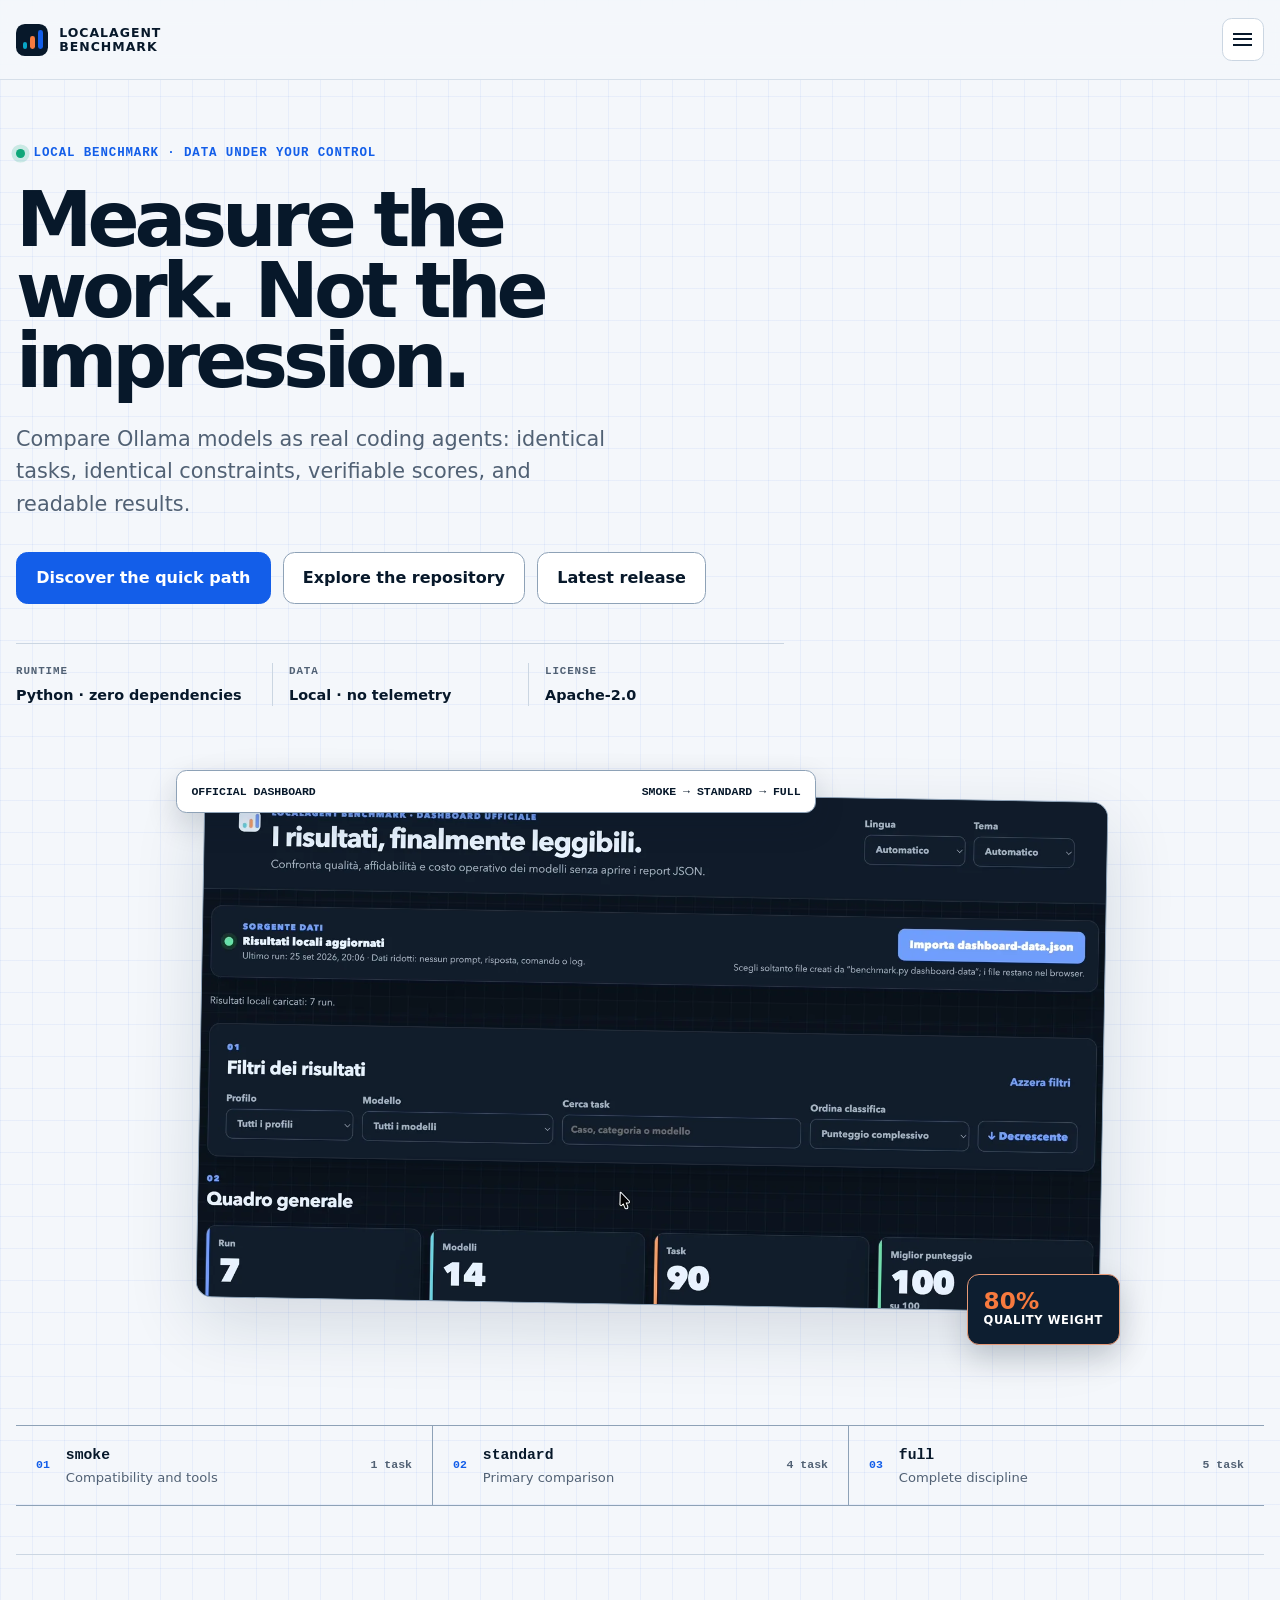
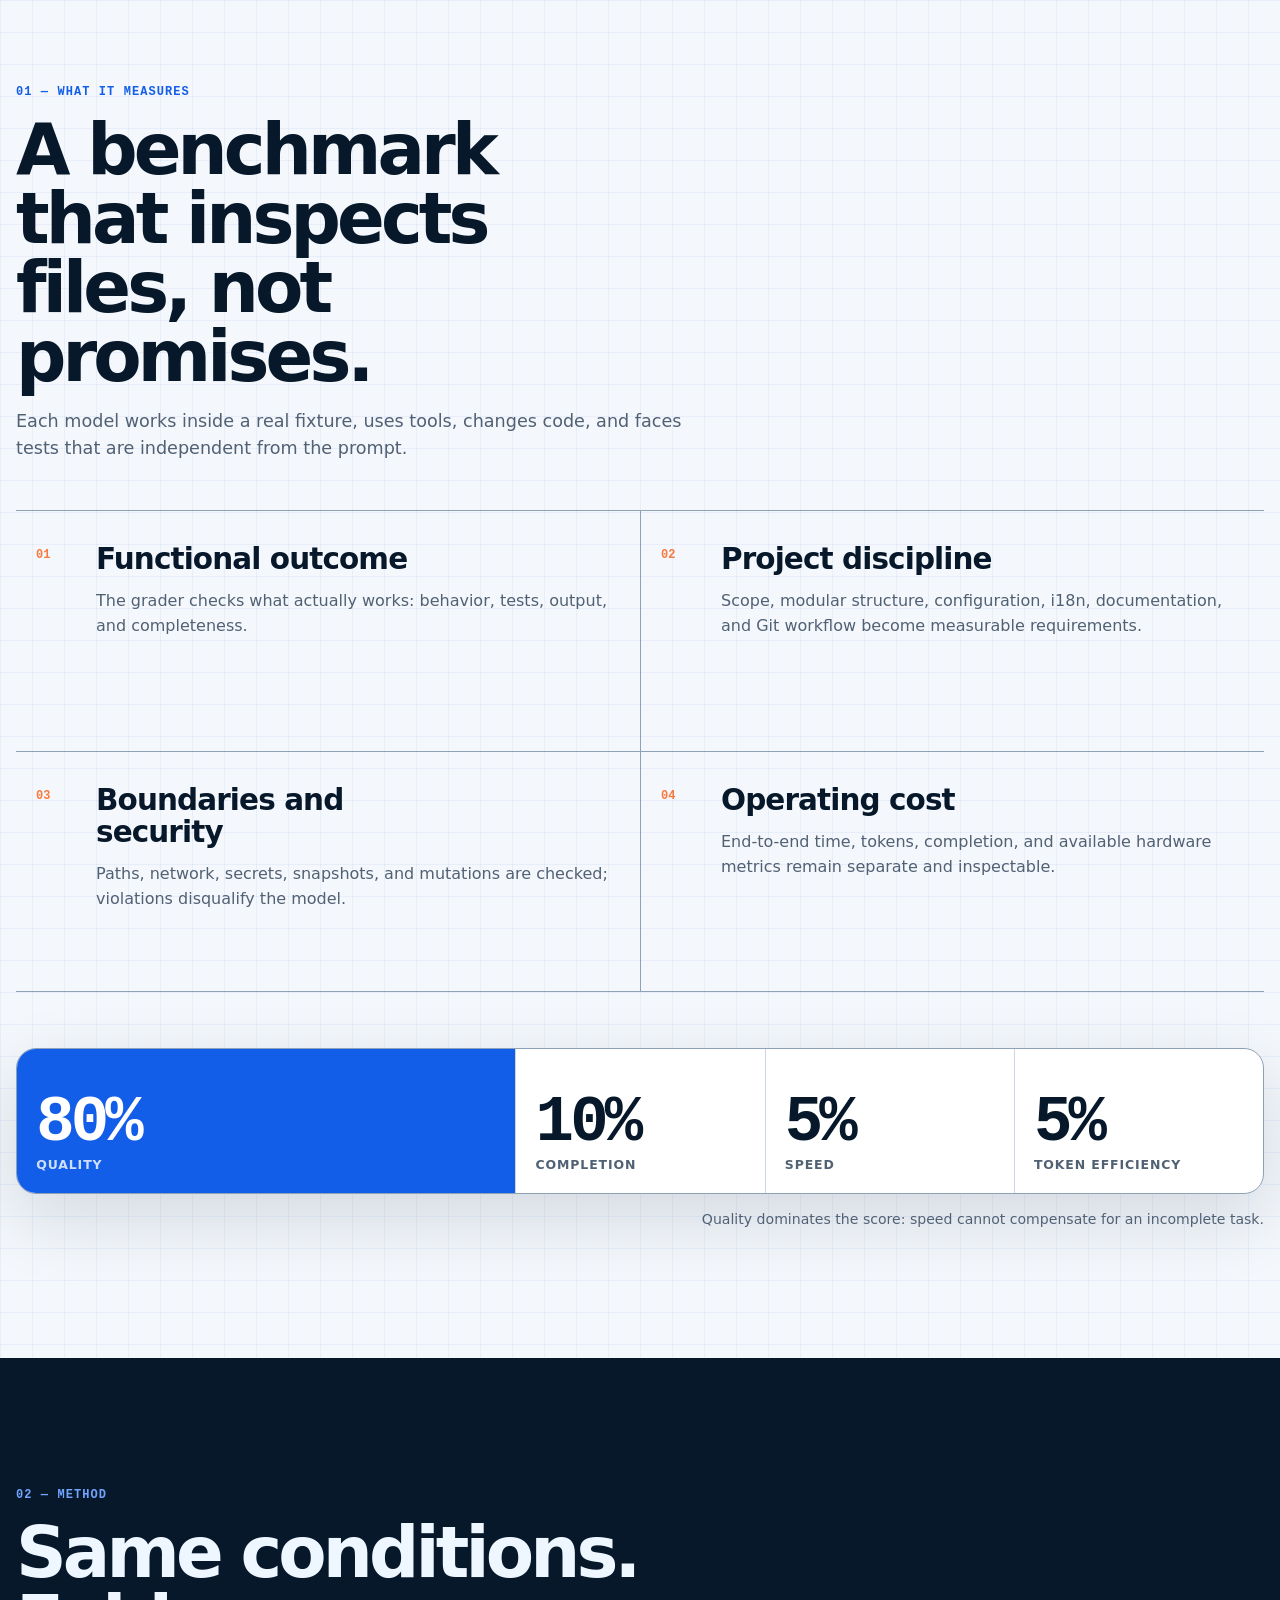
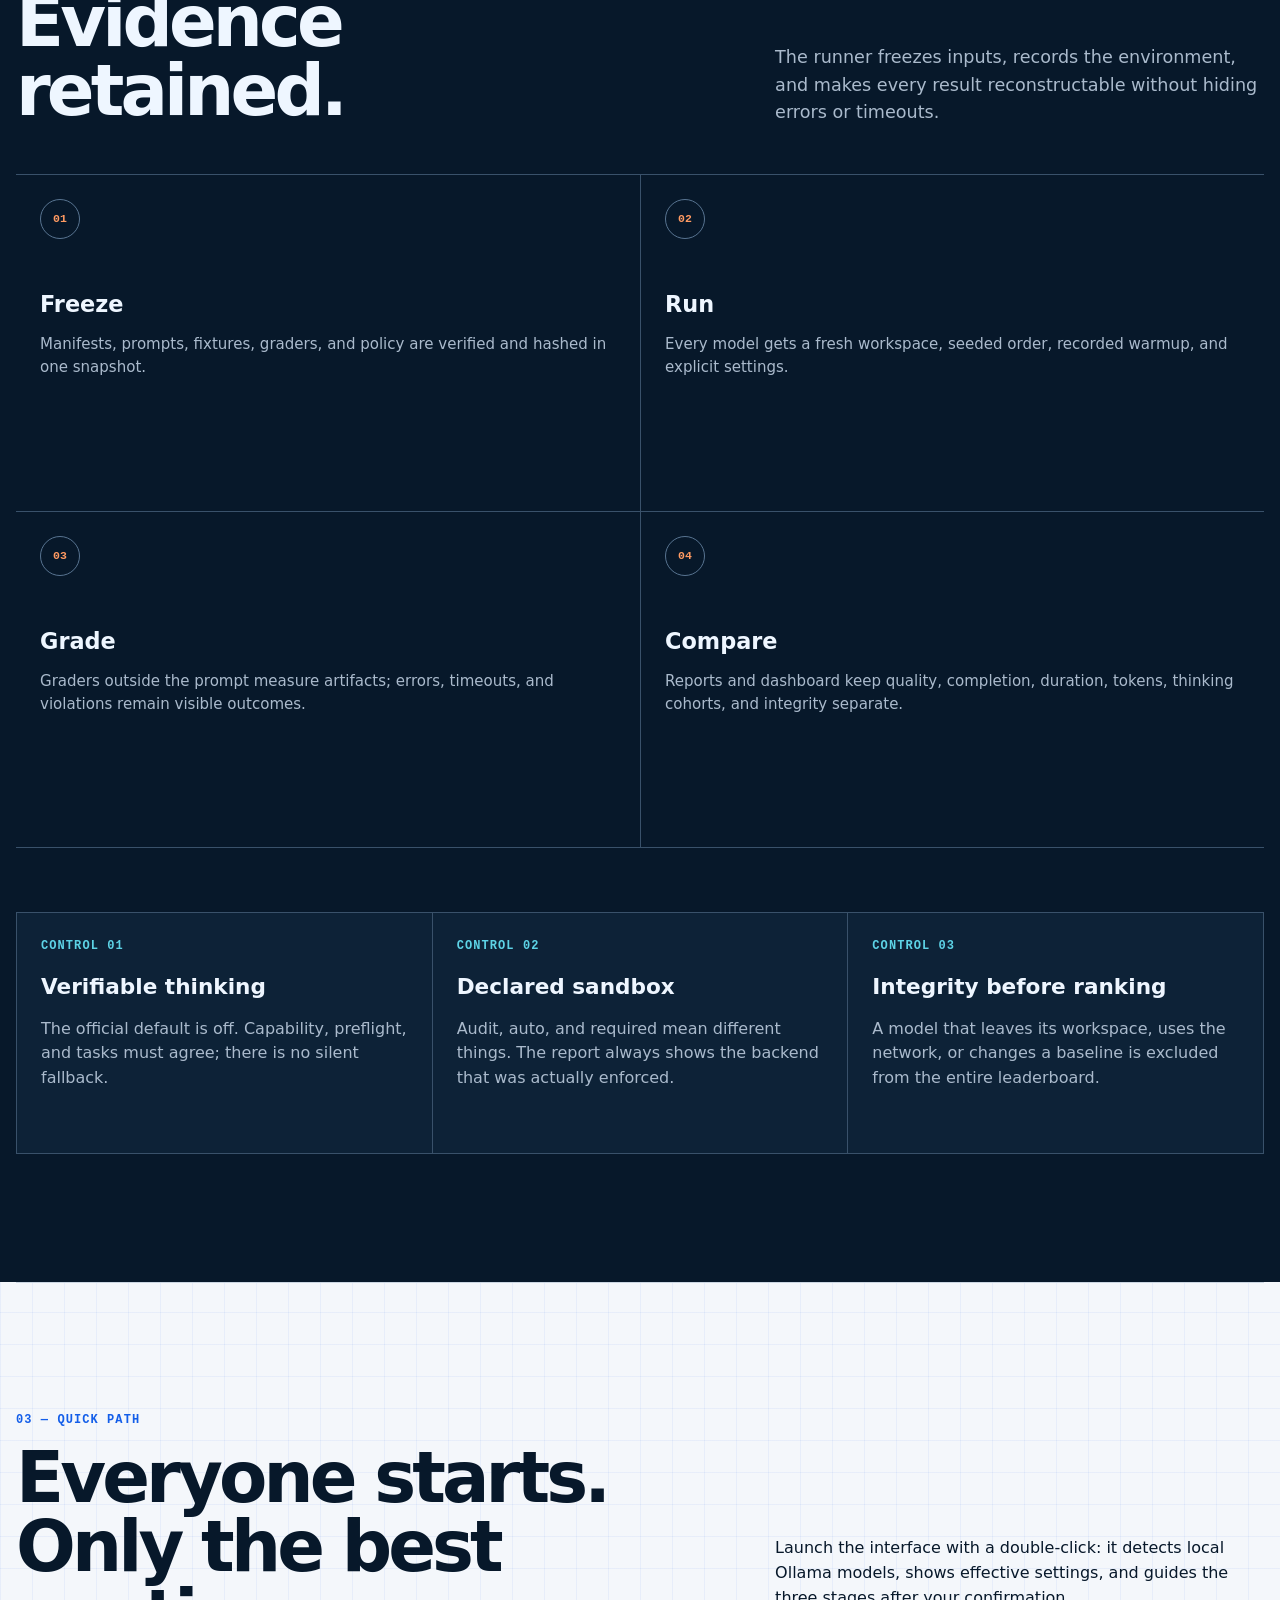
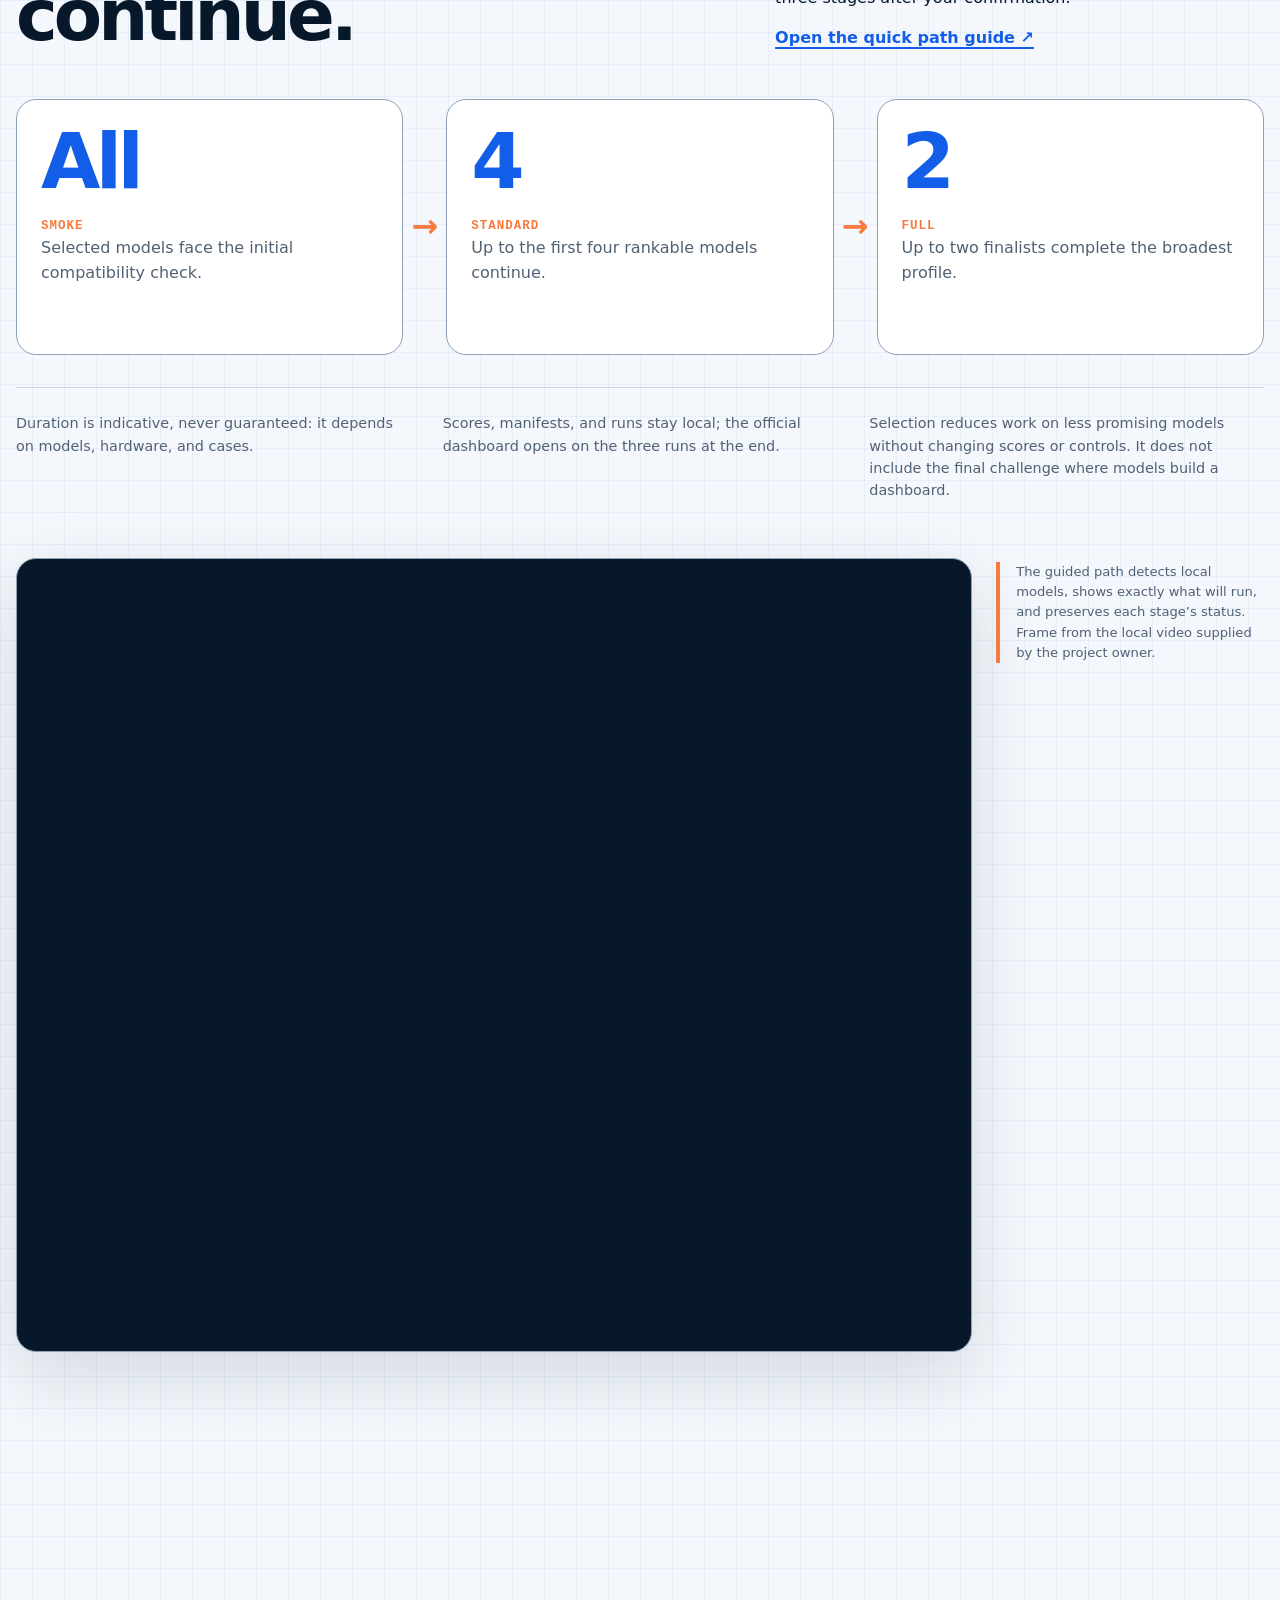
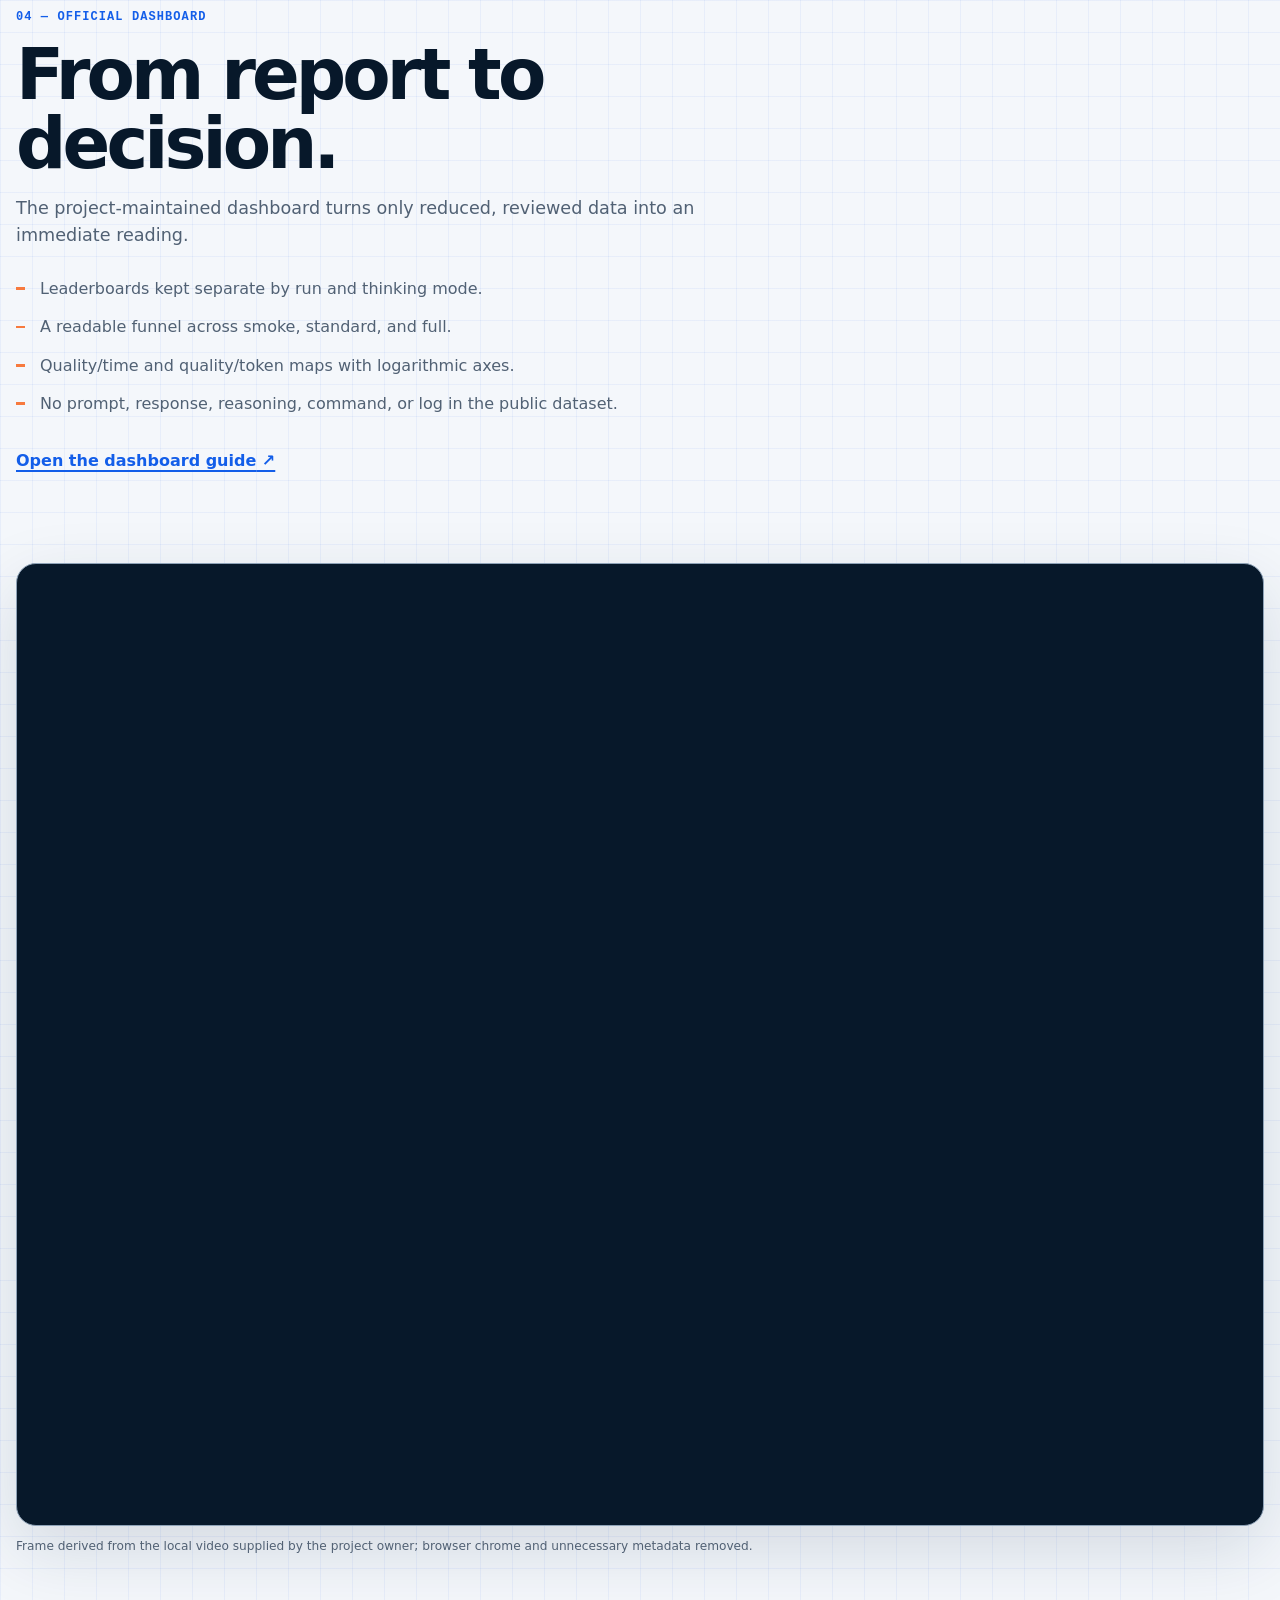
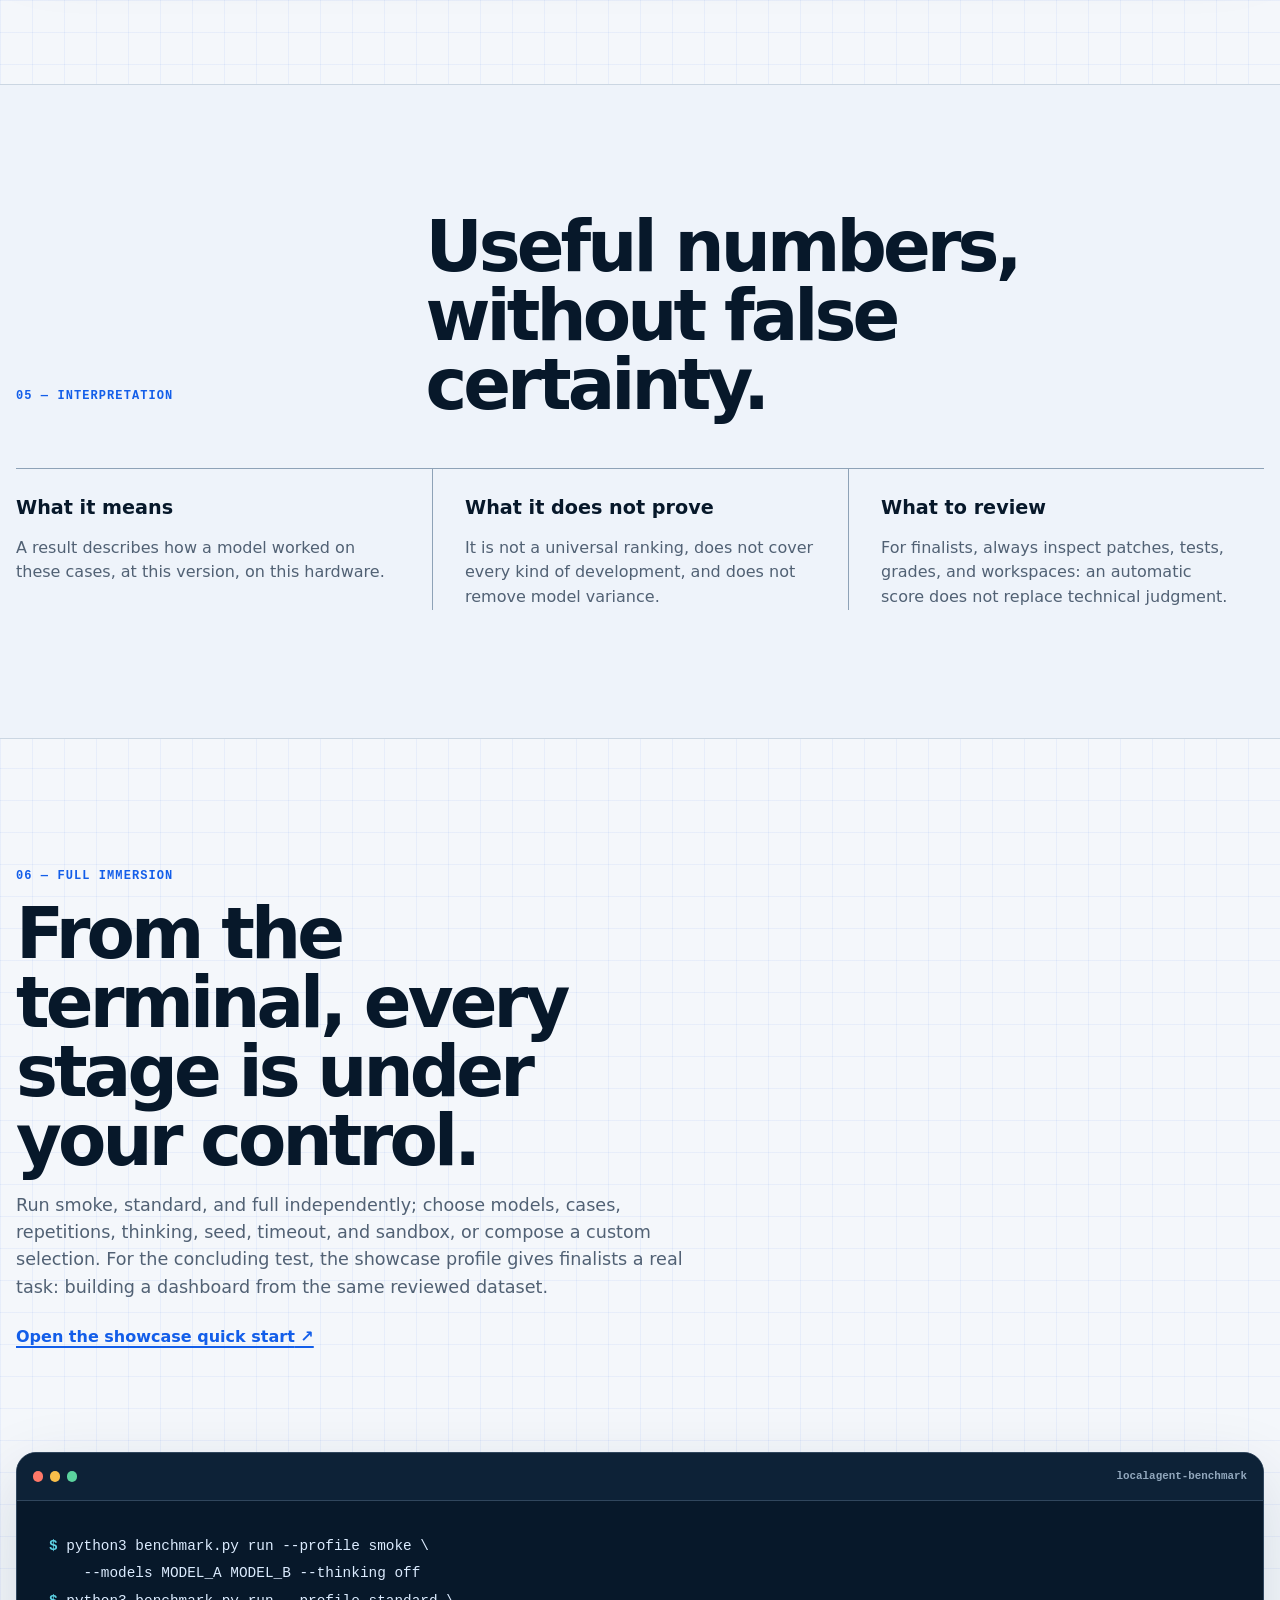
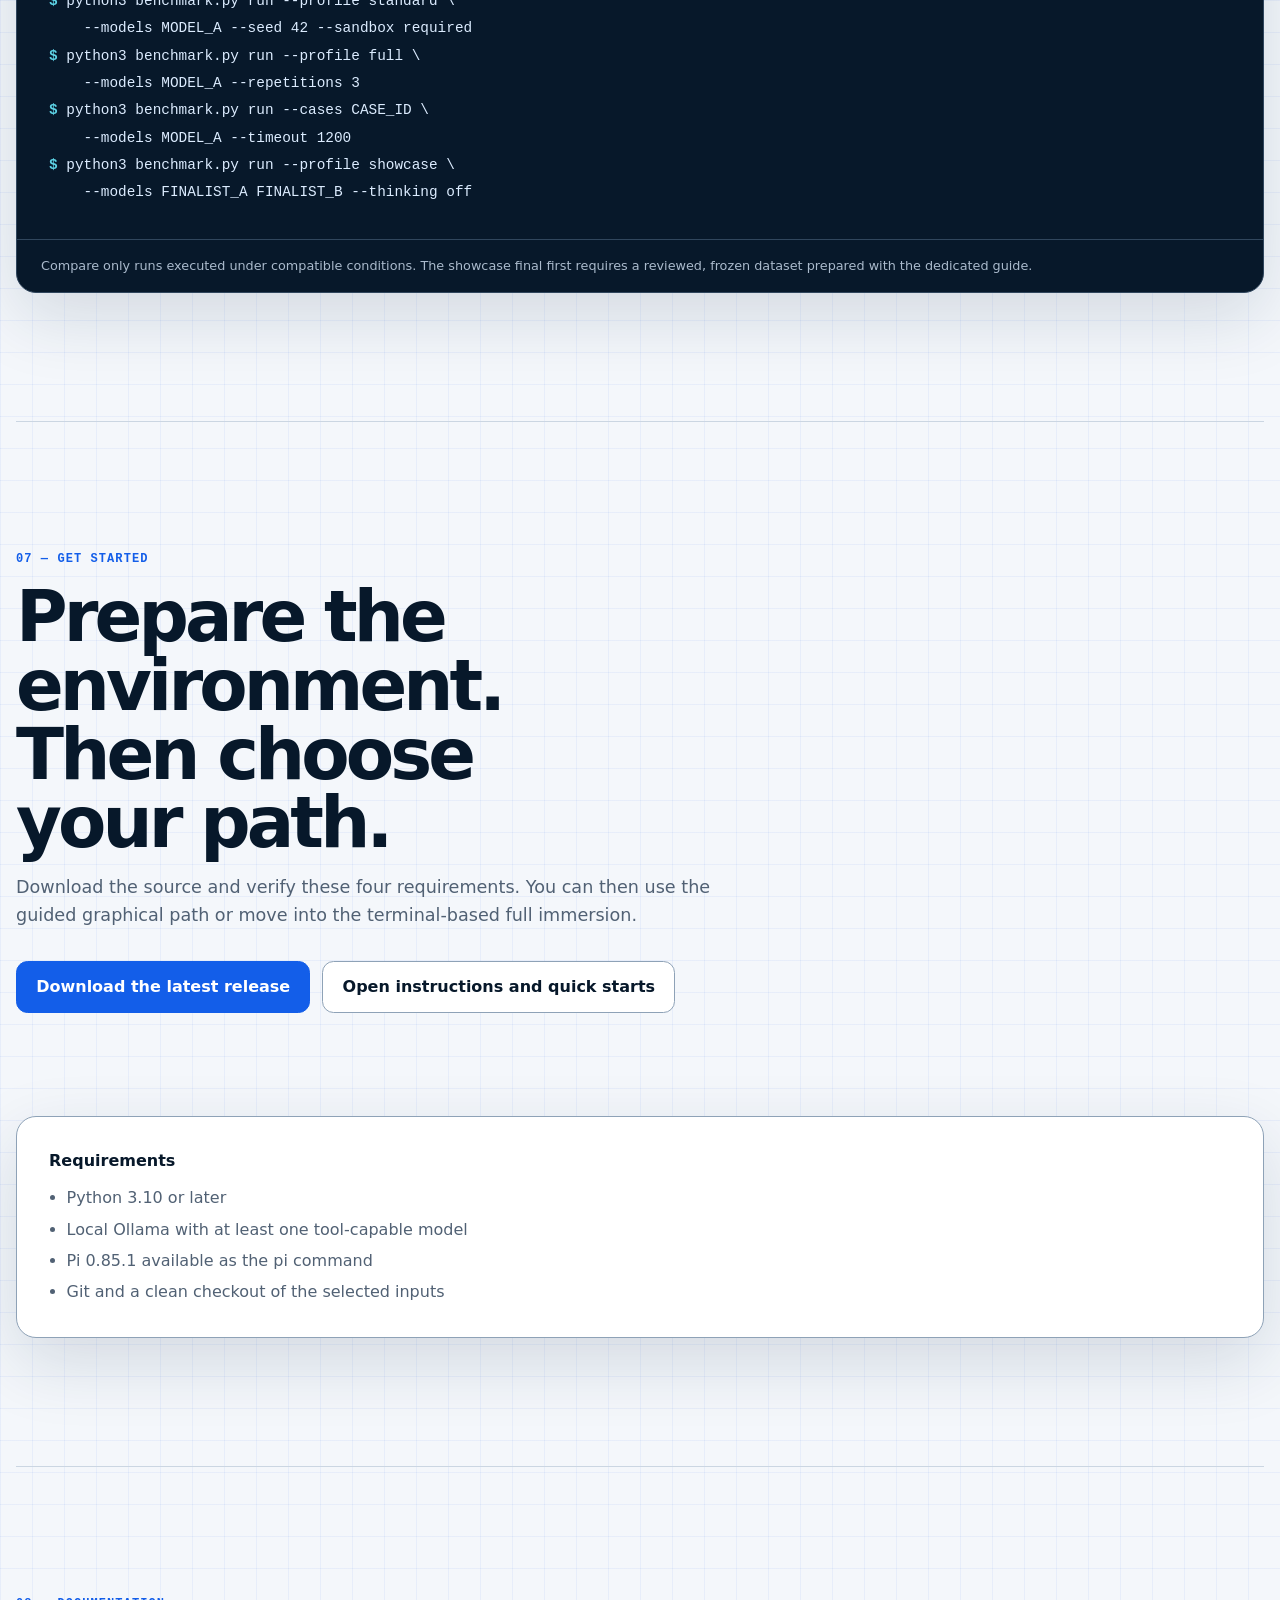
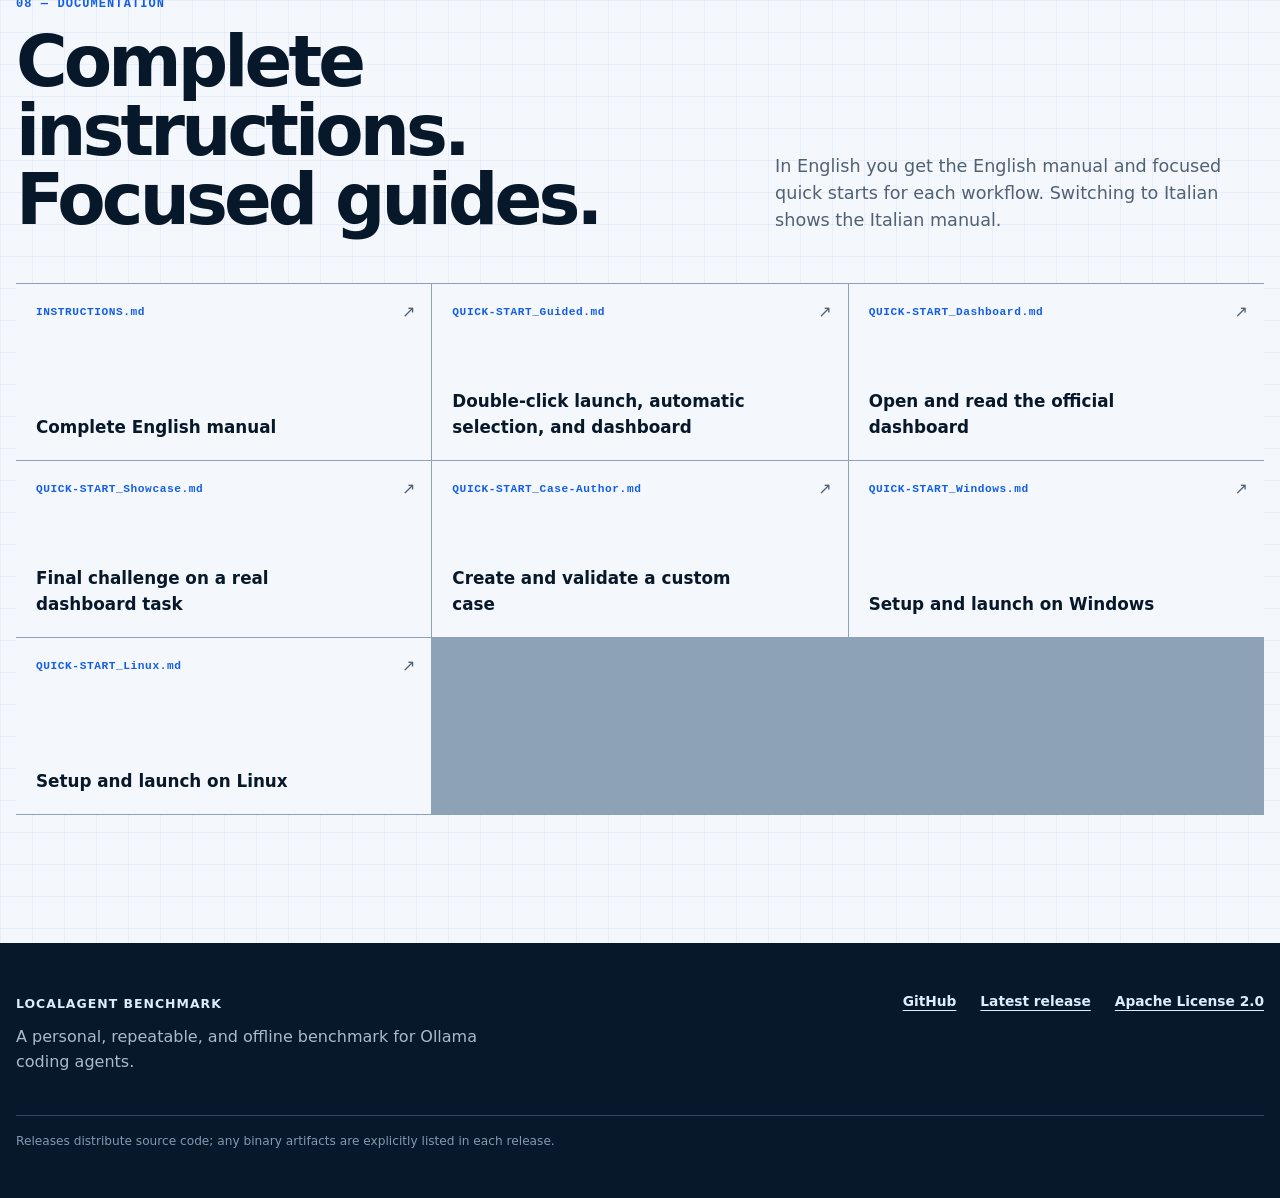
<file: site/index.html>
<!doctype html>
<html lang="en" data-theme="light">
  <head>
    <meta charset="utf-8">
    <meta name="viewport" content="width=device-width, initial-scale=1">
    <meta http-equiv="Content-Security-Policy" content="default-src 'self'; script-src 'self'; style-src 'self'; img-src 'self' data:; font-src 'self'; connect-src 'none'; object-src 'none'; base-uri 'self'; form-action 'none'">
    <meta name="description" content="LocalAgent Benchmark compares local Ollama coding agents through reproducible, inspectable tasks." data-i18n-content="meta_description">
    <meta name="theme-color" content="#f4f7fb" media="(prefers-color-scheme: light)">
    <meta name="theme-color" content="#061321" media="(prefers-color-scheme: dark)">
    <meta property="og:type" content="website">
    <meta property="og:title" content="LocalAgent Benchmark">
    <meta property="og:description" content="A personal, repeatable and offline benchmark for local coding agents." data-i18n-content="meta_description">
    <meta property="og:url" content="https://gloutchov.github.io/LocalAgentBenchmark/">
    <meta name="twitter:card" content="summary">
    <meta name="twitter:title" content="LocalAgent Benchmark">
    <meta name="twitter:description" content="A personal, repeatable and offline benchmark for local coding agents." data-i18n-content="meta_description">
    <link rel="canonical" href="https://gloutchov.github.io/LocalAgentBenchmark/">
    <link rel="icon" href="assets/favicon.svg" type="image/svg+xml">
    <script src="js/theme-bootstrap.js"></script>
    <link rel="stylesheet" href="css/styles.css">
    <title>LocalAgent Benchmark</title>
  </head>
  <body>
    <a class="skip-link" href="#main" data-i18n="skip"></a>

    <header class="site-header" data-site-header>
      <a class="brand" href="#top" aria-label="LocalAgent Benchmark">
        <span class="brand-mark" aria-hidden="true"><i></i><i></i><i></i></span>
        <span class="brand-name">LocalAgent<br>Benchmark</span>
      </a>

      <button class="menu-toggle" type="button" aria-expanded="false" aria-controls="site-navigation" data-menu-toggle data-i18n-aria-label="menu_open">
        <span></span><span></span><span></span>
      </button>

      <div class="header-panel" id="site-navigation" data-header-panel>
        <nav class="primary-nav" aria-label="Primary" data-i18n-aria-label="nav_label">
          <a href="#why" data-i18n="why_index"></a>
          <a href="#method" data-i18n="method_index"></a>
          <a href="#quick" data-i18n="quick_index"></a>
          <a href="#dashboard" data-i18n="dashboard_index"></a>
          <a href="#interpretation" data-i18n="limits_index"></a>
          <a href="#immersion" data-i18n="immersion_index"></a>
          <a href="#start" data-i18n="start_index"></a>
          <a href="#docs" data-i18n="docs_index"></a>
        </nav>

        <div class="header-tools">
          <div class="preference-group language-switch" role="group" aria-labelledby="language-switch-label">
            <span class="visually-hidden" id="language-switch-label" data-i18n="language"></span>
            <button type="button" data-language-option="it" aria-pressed="false">
              <span aria-hidden="true">ITA</span><span class="visually-hidden" data-i18n="language_it"></span>
            </button>
            <button type="button" data-language-option="en" aria-pressed="false">
              <span aria-hidden="true">ENG</span><span class="visually-hidden" data-i18n="language_en"></span>
            </button>
          </div>
          <div class="preference-group theme-switch" role="group" aria-labelledby="theme-switch-label">
            <span class="visually-hidden" id="theme-switch-label" data-i18n="theme"></span>
            <button type="button" data-theme-option="auto" data-i18n-title="theme_auto" aria-pressed="false">
              <svg viewBox="0 0 24 24" aria-hidden="true"><rect x="3" y="4" width="18" height="13" rx="2" fill="none" stroke="currentColor" stroke-width="1.8"/><path d="M8 21h8M12 17v4" fill="none" stroke="currentColor" stroke-width="1.8" stroke-linecap="round"/></svg>
              <span class="visually-hidden" data-i18n="theme_auto"></span>
            </button>
            <button type="button" data-theme-option="light" data-i18n-title="theme_light" aria-pressed="false">
              <svg viewBox="0 0 24 24" aria-hidden="true"><circle cx="12" cy="12" r="3.7" fill="none" stroke="currentColor" stroke-width="1.8"/><path d="M12 2v2.2M12 19.8V22M2 12h2.2M19.8 12H22M4.9 4.9l1.6 1.6M17.5 17.5l1.6 1.6M19.1 4.9l-1.6 1.6M6.5 17.5l-1.6 1.6" fill="none" stroke="currentColor" stroke-width="1.8" stroke-linecap="round"/></svg>
              <span class="visually-hidden" data-i18n="theme_light"></span>
            </button>
            <button type="button" data-theme-option="dark" data-i18n-title="theme_dark" aria-pressed="false">
              <svg viewBox="0 0 24 24" aria-hidden="true"><path d="M20.1 15.2A8.5 8.5 0 0 1 8.8 3.9 8.5 8.5 0 1 0 20.1 15.2Z" fill="none" stroke="currentColor" stroke-width="1.8" stroke-linejoin="round"/></svg>
              <span class="visually-hidden" data-i18n="theme_dark"></span>
            </button>
          </div>
          <a class="home-link" href="https://glaucosilvestri.it" rel="noreferrer" data-i18n-aria-label="personal_site">
            <svg viewBox="0 0 24 24" aria-hidden="true">
              <path d="M3 10.8 12 3l9 7.8v9.7a.5.5 0 0 1-.5.5H15v-6H9v6H3.5a.5.5 0 0 1-.5-.5Z" fill="none" stroke="currentColor" stroke-width="1.8" stroke-linejoin="round"/>
            </svg>
          </a>
        </div>
      </div>
    </header>

    <main id="main">
      <section class="hero" id="top">
        <div class="hero-copy">
          <p class="eyebrow"><span class="status-dot"></span><span data-i18n="hero_eyebrow"></span></p>
          <h1 data-i18n="hero_title"></h1>
          <p class="hero-lede" data-i18n="hero_lede"></p>
          <div class="hero-actions">
            <a class="button button-primary" href="#quick" data-i18n="cta_quick"></a>
            <a class="button button-secondary" href="https://github.com/gloutchov/LocalAgentBenchmark" rel="noreferrer" data-i18n="cta_repository"></a>
            <a class="button button-secondary" href="https://github.com/gloutchov/LocalAgentBenchmark/releases/latest" rel="noreferrer" data-i18n="cta_release"></a>
          </div>
          <dl class="hero-facts">
            <div><dt data-i18n="fact_runtime_label"></dt><dd data-i18n="fact_runtime_value"></dd></div>
            <div><dt data-i18n="fact_data_label"></dt><dd data-i18n="fact_data_value"></dd></div>
            <div><dt data-i18n="fact_license_label"></dt><dd>Apache-2.0</dd></div>
          </dl>
        </div>

        <div class="hero-visual">
          <div class="visual-caption" aria-hidden="true">
            <span data-i18n="visual_live"></span>
            <span>smoke → standard → full</span>
          </div>
          <picture>
            <source srcset="assets/dashboard-overview.webp" type="image/webp">
            <img src="assets/dashboard-overview.png" width="1600" height="902" fetchpriority="high" data-i18n-alt="overview_alt">
          </picture>
          <div class="visual-score" aria-hidden="true"><strong>80%</strong><span data-i18n="visual_quality"></span></div>
        </div>

        <ol class="profile-rail" aria-label="Benchmark profiles" data-i18n-aria-label="profiles_label">
          <li>
            <span class="rail-index">01</span>
            <div><strong>smoke</strong><p data-i18n="smoke_short"></p></div>
            <span class="rail-meta">1 task</span>
          </li>
          <li>
            <span class="rail-index">02</span>
            <div><strong>standard</strong><p data-i18n="standard_short"></p></div>
            <span class="rail-meta">4 task</span>
          </li>
          <li>
            <span class="rail-index">03</span>
            <div><strong>full</strong><p data-i18n="full_short"></p></div>
            <span class="rail-meta">5 task</span>
          </li>
        </ol>
      </section>

      <section class="section section-measure" id="why">
        <div class="section-heading">
          <p class="section-index">01 — <span data-i18n="why_index"></span></p>
          <h2 data-i18n="why_title"></h2>
          <p data-i18n="why_intro"></p>
        </div>

        <div class="measure-grid">
          <article>
            <span class="measure-number">01</span>
            <h3 data-i18n="measure_function_title"></h3>
            <p data-i18n="measure_function_text"></p>
          </article>
          <article>
            <span class="measure-number">02</span>
            <h3 data-i18n="measure_discipline_title"></h3>
            <p data-i18n="measure_discipline_text"></p>
          </article>
          <article>
            <span class="measure-number">03</span>
            <h3 data-i18n="measure_security_title"></h3>
            <p data-i18n="measure_security_text"></p>
          </article>
          <article>
            <span class="measure-number">04</span>
            <h3 data-i18n="measure_cost_title"></h3>
            <p data-i18n="measure_cost_text"></p>
          </article>
        </div>

        <div class="score-formula" aria-label="Composite score formula" data-i18n-aria-label="score_formula_label">
          <div class="score-primary"><strong>80%</strong><span data-i18n="score_quality"></span></div>
          <div><strong>10%</strong><span data-i18n="score_completion"></span></div>
          <div><strong>5%</strong><span data-i18n="score_speed"></span></div>
          <div><strong>5%</strong><span data-i18n="score_tokens"></span></div>
        </div>
        <p class="formula-note" data-i18n="score_note"></p>
      </section>

      <section class="section section-method" id="method">
        <div class="section-heading heading-split">
          <div>
            <p class="section-index">02 — <span data-i18n="method_index"></span></p>
            <h2 data-i18n="method_title"></h2>
          </div>
          <p data-i18n="method_intro"></p>
        </div>

        <ol class="method-steps">
          <li>
            <span>01</span>
            <div><h3 data-i18n="method_snapshot_title"></h3><p data-i18n="method_snapshot_text"></p></div>
          </li>
          <li>
            <span>02</span>
            <div><h3 data-i18n="method_run_title"></h3><p data-i18n="method_run_text"></p></div>
          </li>
          <li>
            <span>03</span>
            <div><h3 data-i18n="method_grade_title"></h3><p data-i18n="method_grade_text"></p></div>
          </li>
          <li>
            <span>04</span>
            <div><h3 data-i18n="method_read_title"></h3><p data-i18n="method_read_text"></p></div>
          </li>
        </ol>

        <div class="control-band">
          <div>
            <p class="micro-label" data-i18n="control_thinking_label"></p>
            <h3 data-i18n="control_thinking_title"></h3>
            <p data-i18n="control_thinking_text"></p>
          </div>
          <div>
            <p class="micro-label" data-i18n="control_sandbox_label"></p>
            <h3 data-i18n="control_sandbox_title"></h3>
            <p data-i18n="control_sandbox_text"></p>
          </div>
          <div>
            <p class="micro-label" data-i18n="control_integrity_label"></p>
            <h3 data-i18n="control_integrity_title"></h3>
            <p data-i18n="control_integrity_text"></p>
          </div>
        </div>
      </section>

      <section class="section section-quick" id="quick">
        <div class="section-heading heading-split">
          <div>
            <p class="section-index">03 — <span data-i18n="quick_index"></span></p>
            <h2 data-i18n="quick_title"></h2>
          </div>
          <div>
            <p data-i18n="quick_intro"></p>
            <a class="text-link" href="https://github.com/gloutchov/LocalAgentBenchmark/blob/main/QUICK-START_Guided.md" rel="noreferrer"><span data-i18n="quick_guide"></span><span aria-hidden="true"> ↗</span></a>
          </div>
        </div>
        <ol class="quick-funnel" aria-label="All models to four to two" data-i18n-aria-label="quick_funnel_label">
          <li><strong data-i18n="quick_all"></strong><span>smoke</span><p data-i18n="quick_all_text"></p></li>
          <li class="quick-arrow" aria-hidden="true">→</li>
          <li><strong>4</strong><span>standard</span><p data-i18n="quick_four_text"></p></li>
          <li class="quick-arrow" aria-hidden="true">→</li>
          <li><strong>2</strong><span>full</span><p data-i18n="quick_two_text"></p></li>
        </ol>
        <div class="quick-notes">
          <p data-i18n="quick_duration"></p>
          <p data-i18n="quick_local"></p>
          <p data-i18n="quick_no_showcase"></p>
        </div>
        <figure class="guided-figure">
          <picture>
            <source srcset="assets/guided-progress.webp" type="image/webp">
            <img src="assets/guided-progress.png" width="1440" height="1196" loading="lazy" data-i18n-alt="guided_alt">
          </picture>
          <figcaption data-i18n="guided_caption"></figcaption>
        </figure>
      </section>

      <section class="section section-dashboard" id="dashboard">
        <div class="dashboard-copy">
          <p class="section-index">04 — <span data-i18n="dashboard_index"></span></p>
          <h2 data-i18n="dashboard_title"></h2>
          <p class="dashboard-intro" data-i18n="dashboard_intro"></p>
          <ul class="plain-list">
            <li data-i18n="dashboard_point_rank"></li>
            <li data-i18n="dashboard_point_funnel"></li>
            <li data-i18n="dashboard_point_map"></li>
            <li data-i18n="dashboard_point_privacy"></li>
          </ul>
          <a class="text-link" href="https://github.com/gloutchov/LocalAgentBenchmark/blob/main/QUICK-START_Dashboard.md" rel="noreferrer"><span data-i18n="dashboard_guide"></span><span aria-hidden="true"> ↗</span></a>
        </div>
        <figure class="dashboard-figure">
          <picture>
            <source srcset="assets/dashboard-efficiency.webp" type="image/webp">
            <img src="assets/dashboard-efficiency.png" width="1600" height="1234" loading="lazy" data-i18n-alt="efficiency_alt">
          </picture>
          <figcaption data-i18n="dashboard_caption"></figcaption>
        </figure>
      </section>

      <section class="section section-limits" id="interpretation">
        <div>
          <p class="section-index">05 — <span data-i18n="limits_index"></span></p>
          <h2 data-i18n="limits_title"></h2>
        </div>
        <div class="limits-grid">
          <div>
            <h3 data-i18n="limits_means_title"></h3>
            <p data-i18n="limits_means_text"></p>
          </div>
          <div>
            <h3 data-i18n="limits_not_title"></h3>
            <p data-i18n="limits_not_text"></p>
          </div>
          <div>
            <h3 data-i18n="limits_review_title"></h3>
            <p data-i18n="limits_review_text"></p>
          </div>
        </div>
      </section>

      <section class="section section-start" id="immersion">
        <div class="start-copy">
          <p class="section-index">06 — <span data-i18n="immersion_index"></span></p>
          <h2 data-i18n="immersion_title"></h2>
          <p data-i18n="immersion_intro"></p>
          <a class="text-link immersion-link" href="https://github.com/gloutchov/LocalAgentBenchmark/blob/main/QUICK-START_Showcase.md" rel="noreferrer"><span data-i18n="immersion_showcase_guide"></span><span aria-hidden="true"> ↗</span></a>
        </div>

        <div class="terminal-panel" aria-label="Full immersion commands" data-i18n-aria-label="immersion_commands_label">
          <div class="terminal-bar"><span></span><span></span><span></span><strong>localagent-benchmark</strong></div>
          <pre><code><span class="prompt">$</span> python3 benchmark.py run --profile smoke \
    --models MODEL_A MODEL_B --thinking off
<span class="prompt">$</span> python3 benchmark.py run --profile standard \
    --models MODEL_A --seed 42 --sandbox required
<span class="prompt">$</span> python3 benchmark.py run --profile full \
    --models MODEL_A --repetitions 3
<span class="prompt">$</span> python3 benchmark.py run --cases CASE_ID \
    --models MODEL_A --timeout 1200
<span class="prompt">$</span> python3 benchmark.py run --profile showcase \
    --models FINALIST_A FINALIST_B --thinking off</code></pre>
          <p data-i18n="immersion_note"></p>
        </div>
      </section>

      <section class="section section-begin" id="start">
        <div class="start-copy">
          <p class="section-index">07 — <span data-i18n="start_index"></span></p>
          <h2 data-i18n="start_title"></h2>
          <p data-i18n="start_intro"></p>
          <div class="begin-actions">
            <a class="button button-primary" href="https://github.com/gloutchov/LocalAgentBenchmark/releases/latest" rel="noreferrer" data-i18n="start_release"></a>
            <a class="button button-secondary" href="#docs" data-i18n="start_docs"></a>
          </div>
        </div>
        <div class="requirements">
          <h3 data-i18n="requirements_title"></h3>
          <ul>
            <li data-i18n="requirement_python"></li>
            <li data-i18n="requirement_ollama"></li>
            <li data-i18n="requirement_pi"></li>
            <li data-i18n="requirement_git"></li>
          </ul>
        </div>
      </section>

      <section class="section section-docs" id="docs">
        <div class="section-heading heading-split">
          <div>
            <p class="section-index">08 — <span data-i18n="docs_index"></span></p>
            <h2 data-i18n="docs_title"></h2>
          </div>
          <p data-i18n="docs_intro"></p>
        </div>
        <div class="docs-grid">
          <a href="https://github.com/gloutchov/LocalAgentBenchmark/blob/main/ISTRUZIONI.md" rel="noreferrer" data-language-only="it" hidden><span>ISTRUZIONI.md</span><strong data-i18n="docs_manual_it"></strong><i aria-hidden="true">↗</i></a>
          <a href="https://github.com/gloutchov/LocalAgentBenchmark/blob/main/INSTRUCTIONS.md" rel="noreferrer" data-language-only="en"><span>INSTRUCTIONS.md</span><strong data-i18n="docs_manual_en"></strong><i aria-hidden="true">↗</i></a>
          <a href="https://github.com/gloutchov/LocalAgentBenchmark/blob/main/QUICK-START_Guided.md" rel="noreferrer"><span>QUICK-START_Guided.md</span><strong data-i18n="docs_guided"></strong><i aria-hidden="true">↗</i></a>
          <a href="https://github.com/gloutchov/LocalAgentBenchmark/blob/main/QUICK-START_Dashboard.md" rel="noreferrer"><span>QUICK-START_Dashboard.md</span><strong data-i18n="docs_dashboard"></strong><i aria-hidden="true">↗</i></a>
          <a href="https://github.com/gloutchov/LocalAgentBenchmark/blob/main/QUICK-START_Showcase.md" rel="noreferrer"><span>QUICK-START_Showcase.md</span><strong data-i18n="docs_showcase"></strong><i aria-hidden="true">↗</i></a>
          <a href="https://github.com/gloutchov/LocalAgentBenchmark/blob/main/QUICK-START_Case-Author.md" rel="noreferrer"><span>QUICK-START_Case-Author.md</span><strong data-i18n="docs_case_author"></strong><i aria-hidden="true">↗</i></a>
          <a href="https://github.com/gloutchov/LocalAgentBenchmark/blob/main/QUICK-START_Windows.md" rel="noreferrer"><span>QUICK-START_Windows.md</span><strong data-i18n="docs_windows"></strong><i aria-hidden="true">↗</i></a>
          <a href="https://github.com/gloutchov/LocalAgentBenchmark/blob/main/QUICK-START_Linux.md" rel="noreferrer"><span>QUICK-START_Linux.md</span><strong data-i18n="docs_linux"></strong><i aria-hidden="true">↗</i></a>
        </div>
      </section>
    </main>

    <footer class="site-footer">
      <div class="footer-main">
        <div>
          <span class="brand-name">LocalAgent Benchmark</span>
          <p data-i18n="footer_text"></p>
        </div>
        <div class="footer-actions">
          <a href="https://github.com/gloutchov/LocalAgentBenchmark" rel="noreferrer">GitHub</a>
          <a href="https://github.com/gloutchov/LocalAgentBenchmark/releases/latest" rel="noreferrer" data-i18n="footer_release"></a>
          <a href="https://github.com/gloutchov/LocalAgentBenchmark/blob/main/LICENSE" rel="noreferrer">Apache License 2.0</a>
        </div>
      </div>
      <p class="release-note" data-i18n="release_note"></p>
    </footer>

    <script src="js/i18n.js" defer></script>
    <script src="js/preferences.js" defer></script>
    <script src="js/app.js" defer></script>
  </body>
</html>
</file>
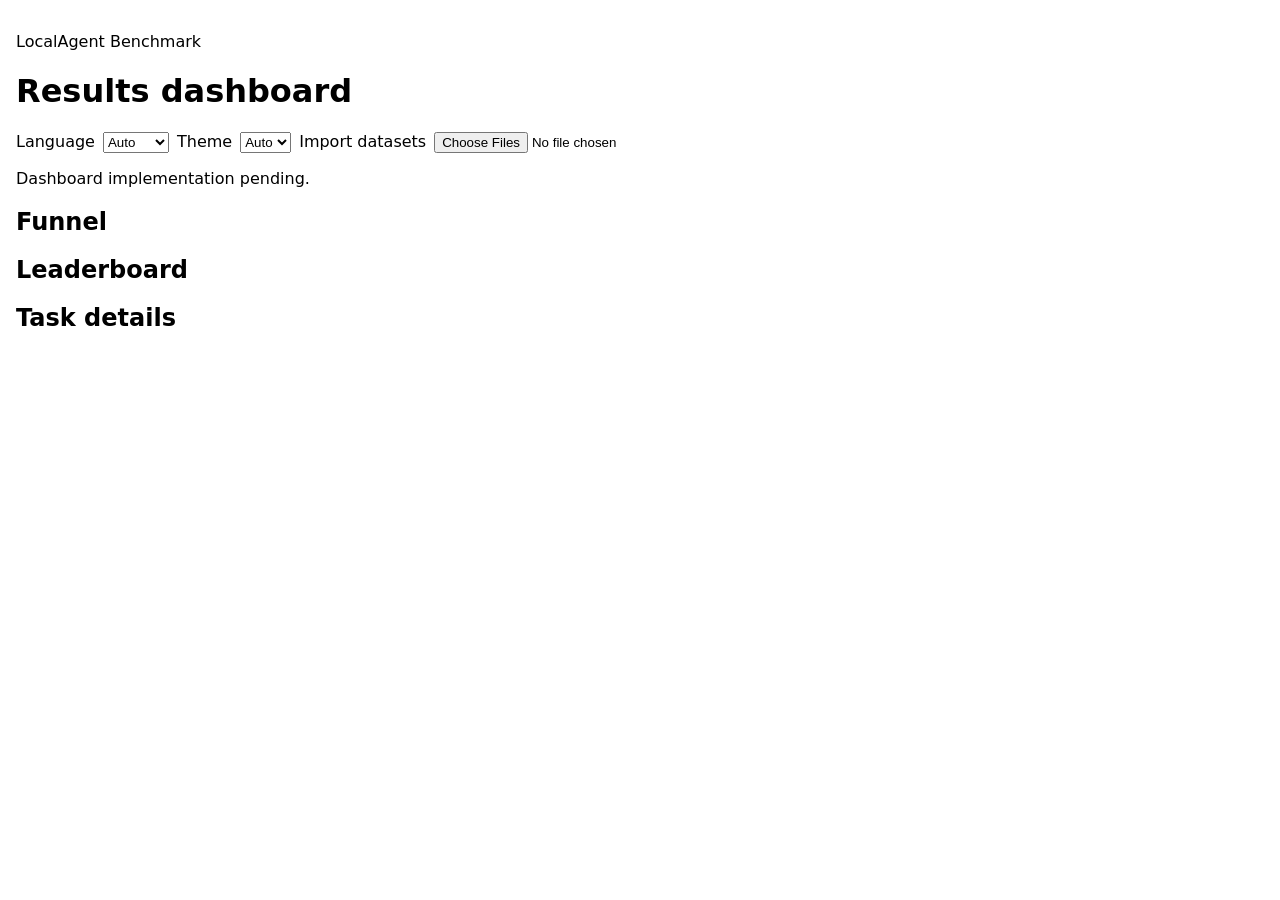
<file: cases/results_dashboard/fixture/index.html>
<!doctype html>
<html lang="en">
  <head>
    <meta charset="utf-8">
    <meta name="viewport" content="width=device-width, initial-scale=1">
    <title>LocalAgent Benchmark Dashboard</title>
    <link rel="stylesheet" href="styles.css">
  </head>
  <body>
    <a class="skip-link" href="#dashboard">Skip to results</a>
    <header>
      <p class="eyebrow">LocalAgent Benchmark</p>
      <h1 data-i18n="title">Results dashboard</h1>
      <div class="controls" aria-label="Dashboard preferences">
        <label for="language">Language</label>
        <select id="language" name="language">
          <option value="auto">Auto</option>
          <option value="it">Italiano</option>
          <option value="en">English</option>
        </select>
        <label for="theme">Theme</label>
        <select id="theme" name="theme">
          <option value="auto">Auto</option>
          <option value="light">Light</option>
          <option value="dark">Dark</option>
        </select>
        <label for="dataset-files">Import datasets</label>
        <input id="dataset-files" type="file" accept="application/json,.json" multiple>
      </div>
    </header>
    <main id="dashboard" tabindex="-1">
      <p id="status" role="status" aria-live="polite">Dashboard implementation pending.</p>
      <section aria-labelledby="funnel-title">
        <h2 id="funnel-title">Funnel</h2>
        <div id="funnel"></div>
      </section>
      <section aria-labelledby="leaderboard-title">
        <h2 id="leaderboard-title">Leaderboard</h2>
        <div id="leaderboard"></div>
      </section>
      <section aria-labelledby="tasks-title">
        <h2 id="tasks-title">Task details</h2>
        <div id="tasks"></div>
      </section>
    </main>
    <noscript>This dashboard requires JavaScript.</noscript>
    <script src="app.js"></script>
  </body>
</html>
</file>
<file: site/css/styles.css>
:root {
  color-scheme: light;
  --bg: #f4f7fb;
  --surface: #ffffff;
  --surface-raised: #eef3fa;
  --ink: #07182a;
  --muted: #516174;
  --line: #cbd6e2;
  --line-strong: #8ea2b7;
  --blue: #135ee9;
  --blue-dark: #0b3f9f;
  --cyan: #08a5c6;
  --orange: #f77a3e;
  --green: #10a778;
  --shadow: 0 24px 70px rgba(16, 41, 69, 0.14);
  --page: min(100% - 2rem, 88rem);
  --radius: 1.25rem;
  --font-sans: "Avenir Next", "Segoe UI Variable", "Segoe UI", system-ui, sans-serif;
  --font-mono: "SFMono-Regular", Consolas, "Liberation Mono", monospace;
}

:root[data-theme="dark"] {
  color-scheme: dark;
  --bg: #061321;
  --surface: #0d1e30;
  --surface-raised: #11273d;
  --ink: #eef6ff;
  --muted: #a8b8c9;
  --line: #273e56;
  --line-strong: #496783;
  --blue: #6b9fff;
  --blue-dark: #9ebcff;
  --cyan: #5dd3e6;
  --orange: #ff9a62;
  --green: #64d7ae;
  --shadow: 0 24px 70px rgba(0, 0, 0, 0.3);
}

* { box-sizing: border-box; }

html {
  min-width: 20rem;
  scroll-behavior: smooth;
  scroll-padding-top: 6rem;
  background: var(--bg);
}

body {
  margin: 0;
  color: var(--ink);
  background:
    linear-gradient(color-mix(in srgb, var(--blue) 6%, transparent) 1px, transparent 1px),
    linear-gradient(90deg, color-mix(in srgb, var(--blue) 6%, transparent) 1px, transparent 1px),
    var(--bg);
  background-size: 32px 32px;
  font-family: var(--font-sans);
  font-size: 1rem;
  line-height: 1.55;
}

a { color: inherit; }
button, select { color: inherit; font: inherit; }
img { display: block; max-width: 100%; }

.visually-hidden {
  position: absolute;
  width: 1px;
  height: 1px;
  padding: 0;
  overflow: hidden;
  clip: rect(0 0 0 0);
  white-space: nowrap;
  border: 0;
}

:focus-visible {
  outline: 3px solid var(--orange);
  outline-offset: 4px;
}

.skip-link {
  position: fixed;
  z-index: 100;
  top: 0;
  left: 1rem;
  padding: 0.75rem 1rem;
  transform: translateY(-140%);
  border-radius: 0 0 0.6rem 0.6rem;
  color: #fff;
  background: #07182a;
  font-weight: 800;
}

.skip-link:focus { transform: translateY(0); }

.site-header {
  position: sticky;
  z-index: 50;
  top: 0;
  display: flex;
  align-items: center;
  gap: 1.5rem;
  width: 100%;
  min-height: 5rem;
  padding: 0.7rem max(1rem, calc((100% - 88rem) / 2));
  border-bottom: 1px solid color-mix(in srgb, var(--line) 72%, transparent);
  background: color-mix(in srgb, var(--bg) 88%, transparent);
  backdrop-filter: blur(18px);
}

.brand {
  display: inline-flex;
  align-items: center;
  gap: 0.7rem;
  flex: 0 0 auto;
  text-decoration: none;
}

.brand-mark {
  display: grid;
  grid-template-columns: repeat(3, 0.28rem);
  align-items: end;
  gap: 0.2rem;
  width: 2rem;
  height: 2rem;
  padding: 0.42rem;
  border-radius: 0.55rem;
  color: #fff;
  background: var(--ink);
}

:root[data-theme="dark"] .brand-mark { color: #07182a; background: var(--ink); }
.brand-mark i { display: block; border-radius: 0.15rem; background: var(--cyan); }
.brand-mark i:nth-child(1) { height: 38%; }
.brand-mark i:nth-child(2) { height: 68%; background: var(--orange); }
.brand-mark i:nth-child(3) { height: 100%; background: var(--blue); }

.brand-name {
  font-size: 0.78rem;
  font-weight: 900;
  letter-spacing: 0.08em;
  line-height: 1.08;
  text-transform: uppercase;
}

.header-panel {
  display: flex;
  align-items: center;
  justify-content: space-between;
  gap: 1rem;
  width: 100%;
}

.primary-nav { display: flex; align-items: center; gap: 0.25rem; }
.primary-nav a {
  padding: 0.65rem 0.45rem;
  border-radius: 0.55rem;
  color: var(--muted);
  font-size: 0.9rem;
  font-weight: 750;
  text-decoration: none;
  white-space: nowrap;
}
.primary-nav a:hover, .primary-nav a[aria-current="true"] { color: var(--ink); background: var(--surface-raised); }

.header-tools { display: flex; align-items: center; gap: 0.45rem; }
.preference-group {
  display: inline-flex;
  gap: 0.15rem;
  padding: 0.18rem;
  border: 1px solid var(--line);
  border-radius: 0.6rem;
  background: var(--surface);
}
.preference-group button {
  display: grid;
  place-items: center;
  min-width: 2rem;
  height: 2rem;
  padding: 0 0.45rem;
  border: 0;
  border-radius: 0.42rem;
  color: var(--muted);
  background: transparent;
  font-family: var(--font-mono);
  font-size: 0.68rem;
  font-weight: 850;
  letter-spacing: 0.03em;
  cursor: pointer;
}
.preference-group button:hover { color: var(--ink); background: var(--surface-raised); }
.preference-group button[aria-pressed="true"] { color: var(--ink); background: var(--surface-raised); box-shadow: 0 1px 4px color-mix(in srgb, var(--ink) 16%, transparent); }
.theme-switch button { width: 2rem; padding: 0; }
.theme-switch svg { width: 1.05rem; height: 1.05rem; }
.compact-control { display: grid; gap: 0.15rem; color: var(--muted); font-size: 0.7rem; font-weight: 800; letter-spacing: 0.06em; text-transform: uppercase; }
.compact-control select {
  min-height: 2.4rem;
  padding: 0.35rem 2rem 0.35rem 0.65rem;
  border: 1px solid var(--line);
  border-radius: 0.55rem;
  background: var(--surface);
  font-size: 0.86rem;
  font-weight: 700;
  text-transform: none;
}

.home-link {
  display: grid;
  place-items: center;
  width: 2.4rem;
  height: 2.4rem;
  border: 1px solid var(--line);
  border-radius: 0.55rem;
  background: var(--surface);
}
.home-link:hover { color: var(--blue); border-color: var(--blue); }
.home-link svg { width: 1.25rem; height: 1.25rem; }

.menu-toggle { display: none; }

main { overflow: hidden; }
.hero {
  display: grid;
  grid-template-columns: minmax(0, 0.86fr) minmax(30rem, 1.14fr);
  gap: clamp(2rem, 5vw, 5.5rem);
  width: var(--page);
  min-height: calc(100vh - 5rem);
  margin: 0 auto;
  padding: clamp(4rem, 9vh, 7.5rem) 0 3rem;
}

.hero-copy { align-self: center; }
.eyebrow {
  display: flex;
  align-items: center;
  gap: 0.55rem;
  margin: 0 0 1.35rem;
  color: var(--blue);
  font-family: var(--font-mono);
  font-size: 0.78rem;
  font-weight: 800;
  letter-spacing: 0.07em;
  text-transform: uppercase;
}
.status-dot { width: 0.55rem; height: 0.55rem; border-radius: 50%; background: var(--green); box-shadow: 0 0 0 0.28rem color-mix(in srgb, var(--green) 18%, transparent); }

h1 {
  max-width: 10ch;
  margin: 0;
  font-size: clamp(3.25rem, 6vw, 6.5rem);
  line-height: 0.92;
  letter-spacing: -0.065em;
}

.hero-lede {
  max-width: 37rem;
  margin: 1.65rem 0 0;
  color: var(--muted);
  font-size: clamp(1.08rem, 1.7vw, 1.3rem);
  line-height: 1.55;
}

.hero-actions { display: flex; flex-wrap: wrap; gap: 0.75rem; margin-top: 2rem; }
.button {
  display: inline-flex;
  align-items: center;
  justify-content: center;
  min-height: 3.25rem;
  padding: 0.8rem 1.2rem;
  border: 1px solid var(--line-strong);
  border-radius: 0.72rem;
  font-weight: 850;
  text-decoration: none;
}
.button-primary { color: #fff; border-color: var(--blue); background: var(--blue); }
.button-primary:hover { background: var(--blue-dark); }
.button-secondary { background: var(--surface); }
.button-secondary:hover { color: var(--blue); border-color: var(--blue); }

.hero-facts {
  display: grid;
  grid-template-columns: repeat(3, minmax(0, 1fr));
  gap: 0;
  margin: 2.4rem 0 0;
  padding: 1.2rem 0 0;
  border-top: 1px solid var(--line);
}
.hero-facts div { padding-right: 1rem; }
.hero-facts div + div { padding-left: 1rem; border-left: 1px solid var(--line); }
.hero-facts dt { margin-bottom: 0.25rem; color: var(--muted); font-family: var(--font-mono); font-size: 0.68rem; font-weight: 800; letter-spacing: 0.08em; text-transform: uppercase; }
.hero-facts dd { margin: 0; font-size: 0.9rem; font-weight: 750; }

.hero-visual {
  position: relative;
  align-self: center;
  min-width: 0;
  padding: 1.5rem 0 2.5rem 1.5rem;
}
.hero-visual::before {
  content: "";
  position: absolute;
  z-index: -1;
  inset: -2.5rem -16vw 0 20%;
  border-radius: 50% 0 0 50%;
  background: linear-gradient(135deg, color-mix(in srgb, var(--blue) 24%, transparent), color-mix(in srgb, var(--cyan) 10%, transparent) 46%, transparent 72%);
}
.hero-visual picture { display: block; overflow: hidden; border: 1px solid var(--line-strong); border-radius: 1rem; background: #081725; box-shadow: var(--shadow); transform: rotate(1deg); }
.hero-visual img { width: 100%; height: auto; }
.visual-caption {
  position: absolute;
  z-index: 2;
  top: 0;
  left: 0;
  display: flex;
  justify-content: space-between;
  gap: 1rem;
  width: min(88%, 40rem);
  padding: 0.72rem 0.9rem;
  border: 1px solid var(--line-strong);
  border-radius: 0.65rem;
  color: var(--ink);
  background: var(--surface);
  box-shadow: 0 12px 30px rgba(7, 24, 42, 0.16);
  font-family: var(--font-mono);
  font-size: 0.72rem;
  font-weight: 800;
  text-transform: uppercase;
}
.visual-score {
  position: absolute;
  right: -1rem;
  bottom: 0;
  display: grid;
  padding: 0.85rem 1rem;
  border: 1px solid color-mix(in srgb, var(--orange) 65%, var(--line));
  border-radius: 0.75rem;
  color: #fff;
  background: #0d1e30;
  box-shadow: 0 12px 30px rgba(7, 24, 42, 0.2);
}
.visual-score strong { color: var(--orange); font-size: 1.45rem; line-height: 1; }
.visual-score span { font-size: 0.72rem; font-weight: 800; letter-spacing: 0.05em; text-transform: uppercase; }

.profile-rail {
  grid-column: 1 / -1;
  display: grid;
  grid-template-columns: repeat(3, 1fr);
  margin: 1rem 0 0;
  padding: 0;
  border-top: 1px solid var(--line-strong);
  border-bottom: 1px solid var(--line-strong);
  list-style: none;
}
.profile-rail li { display: grid; grid-template-columns: auto 1fr auto; align-items: center; gap: 1rem; min-width: 0; padding: 1rem 1.25rem; }
.profile-rail li + li { border-left: 1px solid var(--line-strong); }
.rail-index, .rail-meta { color: var(--blue); font-family: var(--font-mono); font-size: 0.72rem; font-weight: 800; }
.profile-rail strong { font-family: var(--font-mono); font-size: 0.92rem; }
.profile-rail p { margin: 0.12rem 0 0; overflow: hidden; color: var(--muted); font-size: 0.82rem; text-overflow: ellipsis; white-space: nowrap; }
.rail-meta { color: var(--muted); white-space: nowrap; }

.section {
  width: var(--page);
  margin: 0 auto;
  padding: clamp(5.5rem, 10vw, 9rem) 0;
}

.section-heading { max-width: 58rem; margin-bottom: 3rem; }
.section-heading h2,
.dashboard-copy h2,
.section-limits h2,
.start-copy h2 {
  max-width: 13ch;
  margin: 0;
  font-size: clamp(2.6rem, 5.5vw, 5.5rem);
  line-height: 0.98;
  letter-spacing: -0.055em;
}
.section-heading > p:last-child,
.heading-split > p,
.dashboard-intro,
.start-copy > p:not(.section-index) {
  max-width: 44rem;
  margin: 1rem 0 0;
  color: var(--muted);
  font-size: 1.1rem;
}
.section-index,
.micro-label {
  margin: 0 0 0.9rem;
  color: var(--blue);
  font-family: var(--font-mono);
  font-size: 0.75rem;
  font-weight: 850;
  letter-spacing: 0.09em;
  text-transform: uppercase;
}
.heading-split { display: grid; grid-template-columns: minmax(0, 0.8fr) minmax(18rem, 0.55fr); align-items: end; gap: 3rem; max-width: none; }
.heading-split > p { margin-bottom: 0.45rem; }

.section-measure { border-top: 1px solid var(--line); }
.measure-grid { display: grid; grid-template-columns: repeat(2, 1fr); border-top: 1px solid var(--line-strong); border-bottom: 1px solid var(--line-strong); }
.measure-grid article { position: relative; min-height: 15rem; padding: 2rem 2rem 2rem 5rem; }
.measure-grid article:nth-child(even) { border-left: 1px solid var(--line-strong); }
.measure-grid article:nth-child(n + 3) { border-top: 1px solid var(--line-strong); }
.measure-number { position: absolute; top: 2.15rem; left: 1.25rem; color: var(--orange); font-family: var(--font-mono); font-size: 0.75rem; font-weight: 900; }
.measure-grid h3 { max-width: 18ch; margin: 0 0 0.85rem; font-size: clamp(1.4rem, 2.3vw, 2.2rem); line-height: 1.1; letter-spacing: -0.03em; }
.measure-grid p { max-width: 35rem; margin: 0; color: var(--muted); }

.score-formula { display: grid; grid-template-columns: 2fr repeat(3, 1fr); margin-top: 3.5rem; overflow: hidden; border: 1px solid var(--line-strong); border-radius: var(--radius); background: var(--surface); box-shadow: var(--shadow); }
.score-formula div { display: grid; align-content: end; min-height: 9rem; padding: 1.2rem; }
.score-formula div + div { border-left: 1px solid var(--line); }
.score-formula strong { display: block; font-family: var(--font-mono); font-size: clamp(2rem, 5vw, 4.7rem); line-height: 1; letter-spacing: -0.06em; }
.score-formula span { color: var(--muted); font-size: 0.78rem; font-weight: 850; letter-spacing: 0.07em; text-transform: uppercase; }
.score-formula .score-primary { color: #fff; background: var(--blue); }
.score-formula .score-primary span { color: rgba(255, 255, 255, 0.8); }
.formula-note { margin: 0.9rem 0 0; color: var(--muted); font-size: 0.88rem; text-align: right; }

.section-method { width: 100%; padding-right: max(1rem, calc((100% - 88rem) / 2)); padding-left: max(1rem, calc((100% - 88rem) / 2)); color: #eef6ff; background: #07182a; }
.section-method .section-heading > p,
.section-method .heading-split > p { color: #aabacc; }
.section-method .section-index { color: #72a4ff; }
.method-steps { display: grid; grid-template-columns: repeat(4, 1fr); margin: 0; padding: 0; border-top: 1px solid #39516a; border-bottom: 1px solid #39516a; list-style: none; }
.method-steps li { min-height: 21rem; padding: 1.5rem; }
.method-steps li + li { border-left: 1px solid #39516a; }
.method-steps > li > span { display: inline-grid; place-items: center; width: 2.5rem; height: 2.5rem; margin-bottom: 5rem; border: 1px solid #587491; border-radius: 50%; color: #ff9a62; font-family: var(--font-mono); font-size: 0.72rem; font-weight: 900; }
.method-steps h3 { margin: 0 0 0.7rem; font-size: 1.4rem; }
.method-steps p { margin: 0; color: #aabacc; font-size: 0.94rem; }
.control-band { display: grid; grid-template-columns: repeat(3, 1fr); gap: 1px; margin-top: 4rem; border: 1px solid #39516a; background: #39516a; }
.control-band > div { min-height: 15rem; padding: 1.5rem; background: #0d2237; }
.control-band .micro-label { color: #5dd3e6; }
.control-band h3 { margin: 0 0 0.8rem; font-size: 1.35rem; }
.control-band p:last-child { margin: 0; color: #aabacc; }

.section-quick { border-top: 1px solid var(--line); }
.section-quick .heading-split > div:last-child > p { margin-top: 0; }
.quick-funnel {
  display: grid;
  grid-template-columns: minmax(0, 1fr) auto minmax(0, 1fr) auto minmax(0, 1fr);
  align-items: stretch;
  margin: 0;
  padding: 0;
  list-style: none;
}
.quick-funnel li:not(.quick-arrow) { display: grid; align-content: start; min-height: 16rem; padding: 1.5rem; border: 1px solid var(--line-strong); border-radius: var(--radius); background: var(--surface); }
.quick-funnel strong { color: var(--blue); font-size: clamp(3rem, 6vw, 5.5rem); line-height: 1; letter-spacing: -0.06em; }
.quick-funnel span { margin-top: 1rem; color: var(--orange); font-family: var(--font-mono); font-size: 0.78rem; font-weight: 900; letter-spacing: 0.08em; text-transform: uppercase; }
.quick-funnel p { margin: auto 0 0; color: var(--muted); }
.quick-funnel .quick-arrow { display: grid; place-items: center; padding: 0 1rem; color: var(--orange); font-size: 2rem; font-weight: 900; }
.quick-notes { display: grid; grid-template-columns: repeat(3, 1fr); gap: 2rem; margin-top: 2rem; padding-top: 1.5rem; border-top: 1px solid var(--line); }
.quick-notes p { margin: 0; color: var(--muted); font-size: 0.9rem; }
.guided-figure { display: grid; grid-template-columns: minmax(0, 1fr) minmax(12rem, 0.28fr); align-items: start; gap: 1.5rem; margin: 3.5rem 0 0; }
.guided-figure picture { display: block; overflow: hidden; border: 1px solid var(--line-strong); border-radius: var(--radius); background: #07182a; box-shadow: var(--shadow); }
.guided-figure img { width: 100%; height: auto; }
.guided-figure figcaption { margin: 0.25rem 0 0; padding-left: 1rem; border-left: 0.25rem solid var(--orange); color: var(--muted); font-size: 0.82rem; }

.section-dashboard { display: grid; grid-template-columns: minmax(18rem, 0.52fr) minmax(0, 1fr); align-items: center; gap: clamp(2.5rem, 7vw, 7rem); }
.dashboard-copy { position: sticky; top: 8rem; align-self: start; }
.dashboard-intro { margin-bottom: 1.7rem; }
.plain-list { display: grid; gap: 0.85rem; margin: 0 0 2rem; padding: 0; list-style: none; }
.plain-list li { position: relative; padding-left: 1.5rem; color: var(--muted); }
.plain-list li::before { content: ""; position: absolute; top: 0.65em; left: 0; width: 0.55rem; height: 0.18rem; background: var(--orange); }
.text-link { display: inline-block; color: var(--blue); font-weight: 850; text-decoration-thickness: 2px; text-underline-offset: 0.25rem; }
.dashboard-figure { margin: 0; }
.dashboard-figure picture { display: block; overflow: hidden; border: 1px solid var(--line-strong); border-radius: var(--radius); background: #07182a; box-shadow: var(--shadow); }
.dashboard-figure img { width: 100%; height: auto; }
.dashboard-figure figcaption { margin-top: 0.7rem; color: var(--muted); font-size: 0.76rem; }

.section-limits { width: 100%; padding-right: max(1rem, calc((100% - 88rem) / 2)); padding-left: max(1rem, calc((100% - 88rem) / 2)); border-top: 1px solid var(--line); border-bottom: 1px solid var(--line); background: var(--surface-raised); }
.section-limits > div:first-child { display: grid; grid-template-columns: 0.45fr 1fr; align-items: end; gap: 2rem; margin-bottom: 3rem; }
.limits-grid { display: grid; grid-template-columns: repeat(3, 1fr); border-top: 1px solid var(--line-strong); }
.limits-grid > div { padding: 1.5rem 2rem 0 0; }
.limits-grid > div + div { padding-left: 2rem; border-left: 1px solid var(--line-strong); }
.limits-grid h3 { margin: 0 0 0.8rem; font-size: 1.2rem; }
.limits-grid p { margin: 0; color: var(--muted); }

.section-start,
.section-begin { display: grid; grid-template-columns: minmax(0, 0.7fr) minmax(28rem, 1fr); align-items: center; gap: clamp(3rem, 8vw, 8rem); }
.immersion-link { margin-top: 1.5rem; }
.section-begin { border-top: 1px solid var(--line); }
.section-begin .requirements { margin-top: 0; padding: 2rem; border: 1px solid var(--line-strong); border-radius: var(--radius); background: var(--surface); box-shadow: var(--shadow); }
.begin-actions { display: flex; flex-wrap: wrap; gap: 0.75rem; margin-top: 2rem; }
.requirements { margin-top: 2rem; padding-top: 1.5rem; border-top: 1px solid var(--line); }
.requirements h3 { margin: 0 0 0.8rem; font-size: 1rem; }
.requirements ul { display: grid; gap: 0.4rem; margin: 0; padding-left: 1.1rem; color: var(--muted); }
.terminal-panel { overflow: hidden; border: 1px solid #30465d; border-radius: var(--radius); color: #dcecff; background: #07182a; box-shadow: var(--shadow); }
.terminal-bar { display: flex; align-items: center; gap: 0.4rem; min-height: 3rem; padding: 0 1rem; border-bottom: 1px solid #30465d; background: #0d2237; }
.terminal-bar span { width: 0.65rem; height: 0.65rem; border-radius: 50%; background: #ff7868; }
.terminal-bar span:nth-child(2) { background: #f9bf4a; }
.terminal-bar span:nth-child(3) { background: #5bd39e; }
.terminal-bar strong { margin-left: auto; color: #92a8bd; font-family: var(--font-mono); font-size: 0.68rem; font-weight: 700; }
.terminal-panel pre { margin: 0; padding: clamp(1.2rem, 4vw, 2rem); overflow: auto; font-family: var(--font-mono); font-size: clamp(0.75rem, 1.2vw, 0.9rem); line-height: 1.9; }
.terminal-panel code { font-family: inherit; }
.terminal-panel .prompt { color: #5dd3e6; font-weight: 900; }
.terminal-panel > p { margin: 0; padding: 1rem 1.5rem; border-top: 1px solid #30465d; color: #aabacc; font-size: 0.8rem; }

.section-docs { border-top: 1px solid var(--line); }
.docs-grid { display: grid; grid-template-columns: repeat(3, 1fr); gap: 1px; border-top: 1px solid var(--line-strong); border-bottom: 1px solid var(--line-strong); background: var(--line-strong); }
.docs-grid a { position: relative; display: grid; min-height: 11rem; padding: 1.25rem 3rem 1.25rem 1.25rem; background: var(--bg); text-decoration: none; }
.docs-grid a[hidden] { display: none; }
.docs-grid a:hover { background: var(--surface); }
.docs-grid span { color: var(--blue); font-family: var(--font-mono); font-size: 0.7rem; font-weight: 850; letter-spacing: 0.05em; }
.docs-grid strong { align-self: end; max-width: 19rem; font-size: 1.05rem; }
.docs-grid i { position: absolute; top: 1rem; right: 1rem; color: var(--muted); font-style: normal; }

.site-footer { width: 100%; padding: 3rem max(1rem, calc((100% - 88rem) / 2)); color: #dcecff; background: #07182a; }
.footer-main { display: flex; justify-content: space-between; gap: 2rem; }
.footer-main p { max-width: 32rem; margin: 0.6rem 0 0; color: #aabacc; }
.footer-actions { display: flex; flex-wrap: wrap; align-items: start; justify-content: flex-end; gap: 1rem 1.5rem; }
.footer-actions a { color: #dcecff; font-size: 0.86rem; font-weight: 750; text-underline-offset: 0.25rem; }
.release-note { margin: 2.5rem 0 0; padding-top: 1rem; border-top: 1px solid #30465d; color: #8299af; font-size: 0.76rem; }

.error-page { min-height: 100vh; }
.error-shell { position: relative; display: grid; align-content: space-between; width: var(--page); min-height: 100vh; margin: 0 auto; padding: 2rem 0 clamp(4rem, 12vh, 9rem); }
.error-controls { position: absolute; top: 2rem; right: 0; display: flex; gap: 0.75rem; }
.error-copy { align-self: end; max-width: 50rem; }
.error-copy h1 { max-width: 11ch; }
.error-copy > p:not(.section-index) { max-width: 38rem; margin: 1.5rem 0 2rem; color: var(--muted); font-size: 1.15rem; }

@media (max-width: 89rem) {
  .site-header { align-items: center; }
  .menu-toggle {
    display: grid;
    place-content: center;
    gap: 0.24rem;
    width: 2.65rem;
    height: 2.65rem;
    margin-left: auto;
    border: 1px solid var(--line);
    border-radius: 0.6rem;
    background: var(--surface);
  }
  .menu-toggle span { display: block; width: 1.2rem; height: 2px; background: currentColor; }
  .header-panel {
    position: absolute;
    top: calc(100% + 1px);
    right: 1rem;
    display: none;
    width: min(28rem, calc(100% - 2rem));
    max-height: calc(100vh - 5rem);
    overflow-y: auto;
    padding: 1rem;
    border: 1px solid var(--line);
    border-radius: 0 0 0.9rem 0.9rem;
    background: var(--surface);
    box-shadow: var(--shadow);
  }
  .header-panel[data-open="true"] { display: grid; gap: 1rem; }
  .primary-nav { display: grid; }
  .header-tools { flex-wrap: wrap; justify-content: flex-end; }
  .compact-control select { width: 100%; }
  .hero { grid-template-columns: 1fr; min-height: auto; padding-top: 4rem; }
  .hero-copy { max-width: 48rem; }
  h1 { max-width: 12ch; }
  .hero-visual { width: min(100%, 58rem); margin: 0 auto; }
  .method-steps { grid-template-columns: repeat(2, 1fr); }
  .method-steps li:nth-child(3) { border-top: 1px solid #39516a; border-left: 0; }
  .method-steps li:nth-child(4) { border-top: 1px solid #39516a; }
  .method-steps > li > span { margin-bottom: 3rem; }
  .section-dashboard { grid-template-columns: 1fr; }
  .quick-funnel .quick-arrow { padding: 0 0.5rem; }
  .dashboard-copy { position: static; max-width: 46rem; }
  .section-start, .section-begin { grid-template-columns: 1fr; }
  .start-copy { max-width: 48rem; }
}

@media (max-width: 44rem) {
  .site-header { min-height: 4.5rem; }
  .brand-name { display: none; }
  .hero { gap: 2.5rem; width: min(100% - 1.25rem, 88rem); padding-top: 3rem; }
  h1 { font-size: clamp(3rem, 15vw, 4.6rem); }
  .hero-facts { grid-template-columns: 1fr; gap: 0.7rem; }
  .hero-facts div, .hero-facts div + div { padding: 0; border: 0; }
  .hero-visual { padding: 1.25rem 0 1.8rem; }
  .visual-caption { left: 0; width: 92%; }
  .visual-caption span:last-child { display: none; }
  .visual-score { right: 0; }
  .profile-rail { grid-template-columns: 1fr; }
  .profile-rail li + li { border-top: 1px solid var(--line-strong); border-left: 0; }
  .section { width: min(100% - 1.25rem, 88rem); padding: 5rem 0; }
  .heading-split { grid-template-columns: 1fr; gap: 0; }
  .measure-grid { grid-template-columns: 1fr; }
  .measure-grid article { min-height: 13rem; padding: 1.5rem 1.25rem 1.5rem 4rem; }
  .measure-grid article:nth-child(even) { border-left: 0; }
  .measure-grid article + article { border-top: 1px solid var(--line-strong); }
  .measure-number { top: 1.65rem; }
  .score-formula { grid-template-columns: 1fr 1fr; }
  .score-formula div { min-height: 7rem; }
  .score-formula div:nth-child(3) { border-top: 1px solid var(--line); border-left: 0; }
  .score-formula div:nth-child(4) { border-top: 1px solid var(--line); }
  .section-method,
  .section-limits { width: 100%; padding-right: 0.625rem; padding-left: 0.625rem; }
  .method-steps { grid-template-columns: 1fr; }
  .method-steps li { min-height: 0; }
  .method-steps li + li, .method-steps li:nth-child(3) { border-top: 1px solid #39516a; border-left: 0; }
  .method-steps > li > span { margin-bottom: 2rem; }
  .control-band { grid-template-columns: 1fr; }
  .control-band > div { min-height: 0; }
  .quick-funnel { grid-template-columns: 1fr; gap: 0.6rem; }
  .quick-funnel li:not(.quick-arrow) { min-height: 12rem; }
  .quick-funnel .quick-arrow { transform: rotate(90deg); padding: 0; }
  .quick-notes { grid-template-columns: 1fr; gap: 1rem; }
  .guided-figure { grid-template-columns: 1fr; gap: 0.9rem; margin-top: 2.5rem; }
  .section-limits > div:first-child { grid-template-columns: 1fr; }
  .limits-grid { grid-template-columns: 1fr; }
  .limits-grid > div, .limits-grid > div + div { padding: 1.5rem 0; border-left: 0; }
  .limits-grid > div + div { border-top: 1px solid var(--line-strong); }
  .section-start, .section-begin { grid-template-columns: minmax(0, 1fr); }
  .terminal-panel { min-width: 0; }
  .docs-grid { grid-template-columns: 1fr; }
  .footer-main { display: grid; }
  .footer-actions { justify-content: start; }
  .error-shell { width: min(100% - 1.25rem, 88rem); }
  .error-controls { position: static; display: grid; grid-template-columns: 1fr 1fr; margin: 2rem 0; }
}

@media (prefers-reduced-motion: reduce) {
  html { scroll-behavior: auto; }
  *, *::before, *::after { animation-duration: 0.01ms !important; animation-iteration-count: 1 !important; transition-duration: 0.01ms !important; }
}
</file>
<file: cases/results_dashboard/fixture/styles.css>
:root {
  color-scheme: light dark;
  font-family: system-ui, sans-serif;
}

body {
  margin: 0;
  padding: 1rem;
}

.skip-link {
  position: absolute;
  inset-inline-start: 1rem;
  transform: translateY(-200%);
}

.skip-link:focus {
  transform: translateY(0);
}

.controls {
  display: flex;
  flex-wrap: wrap;
  gap: 0.5rem;
}
</file>
